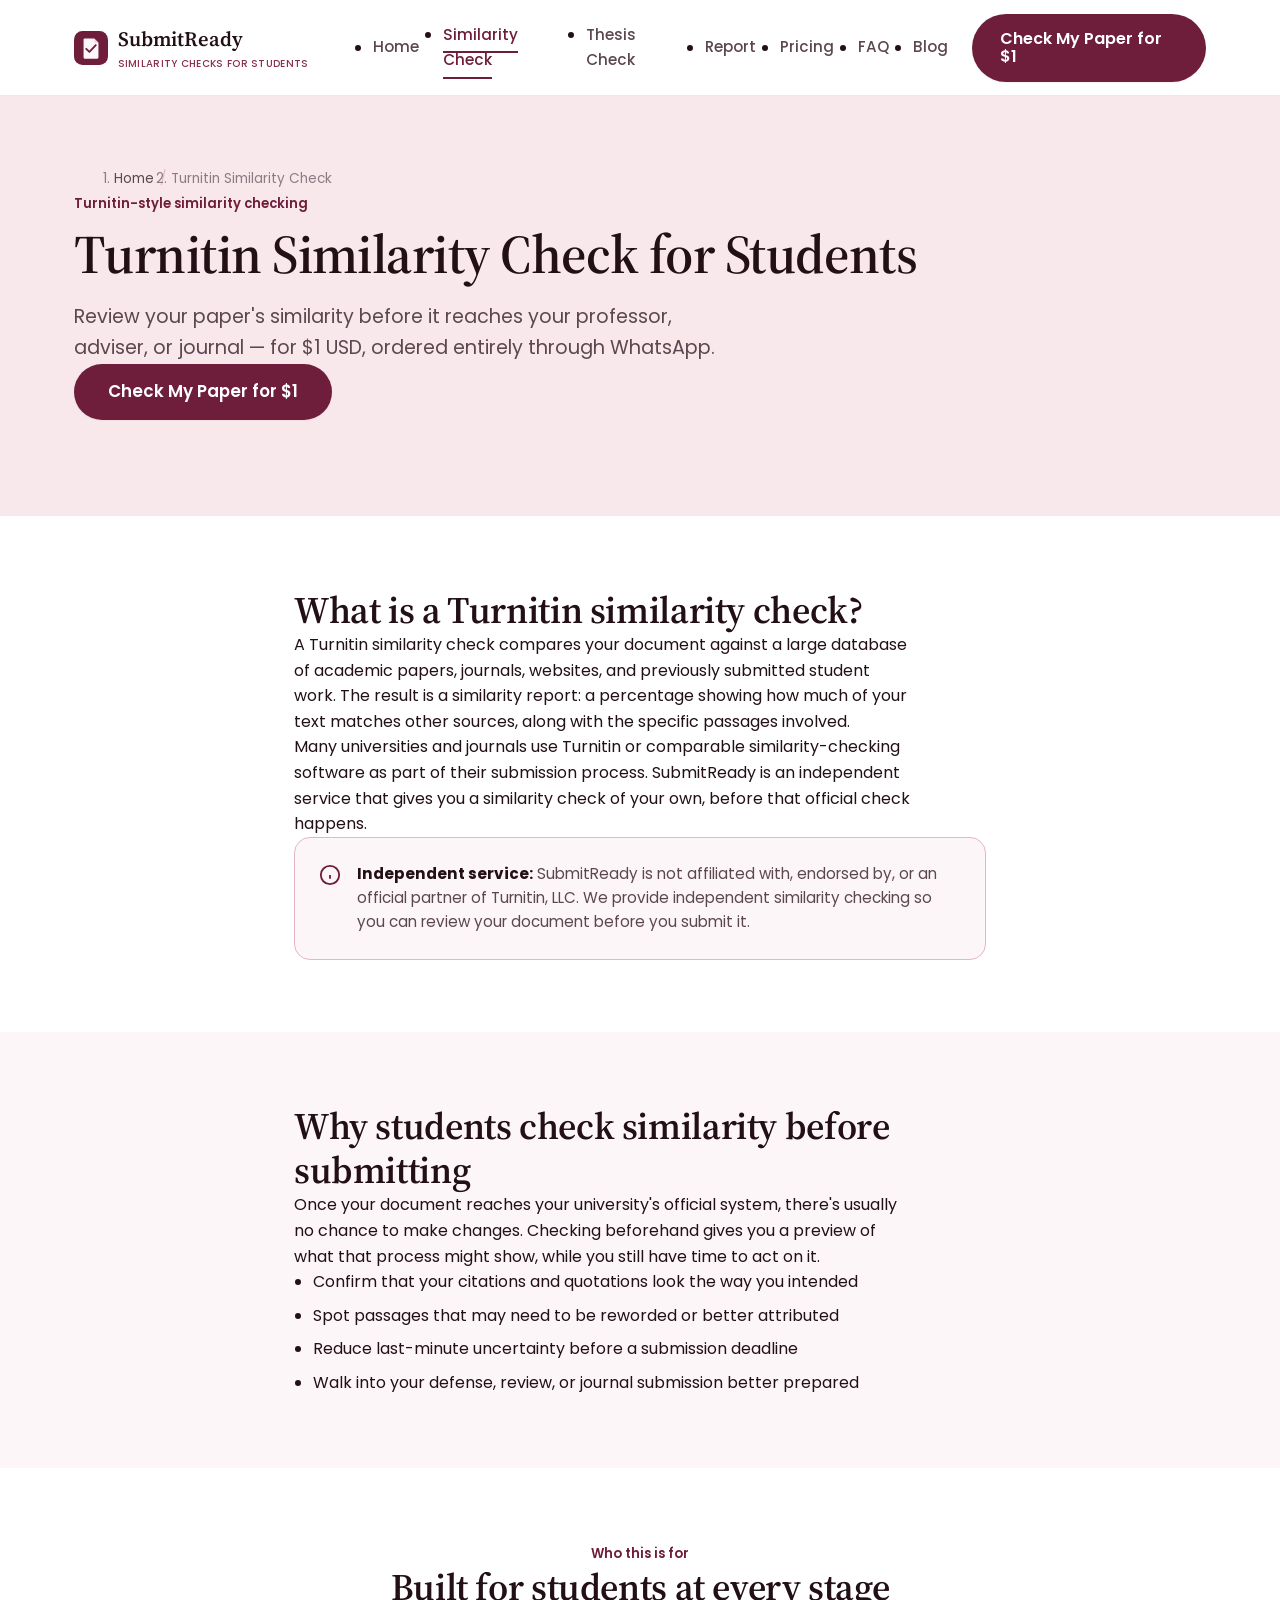
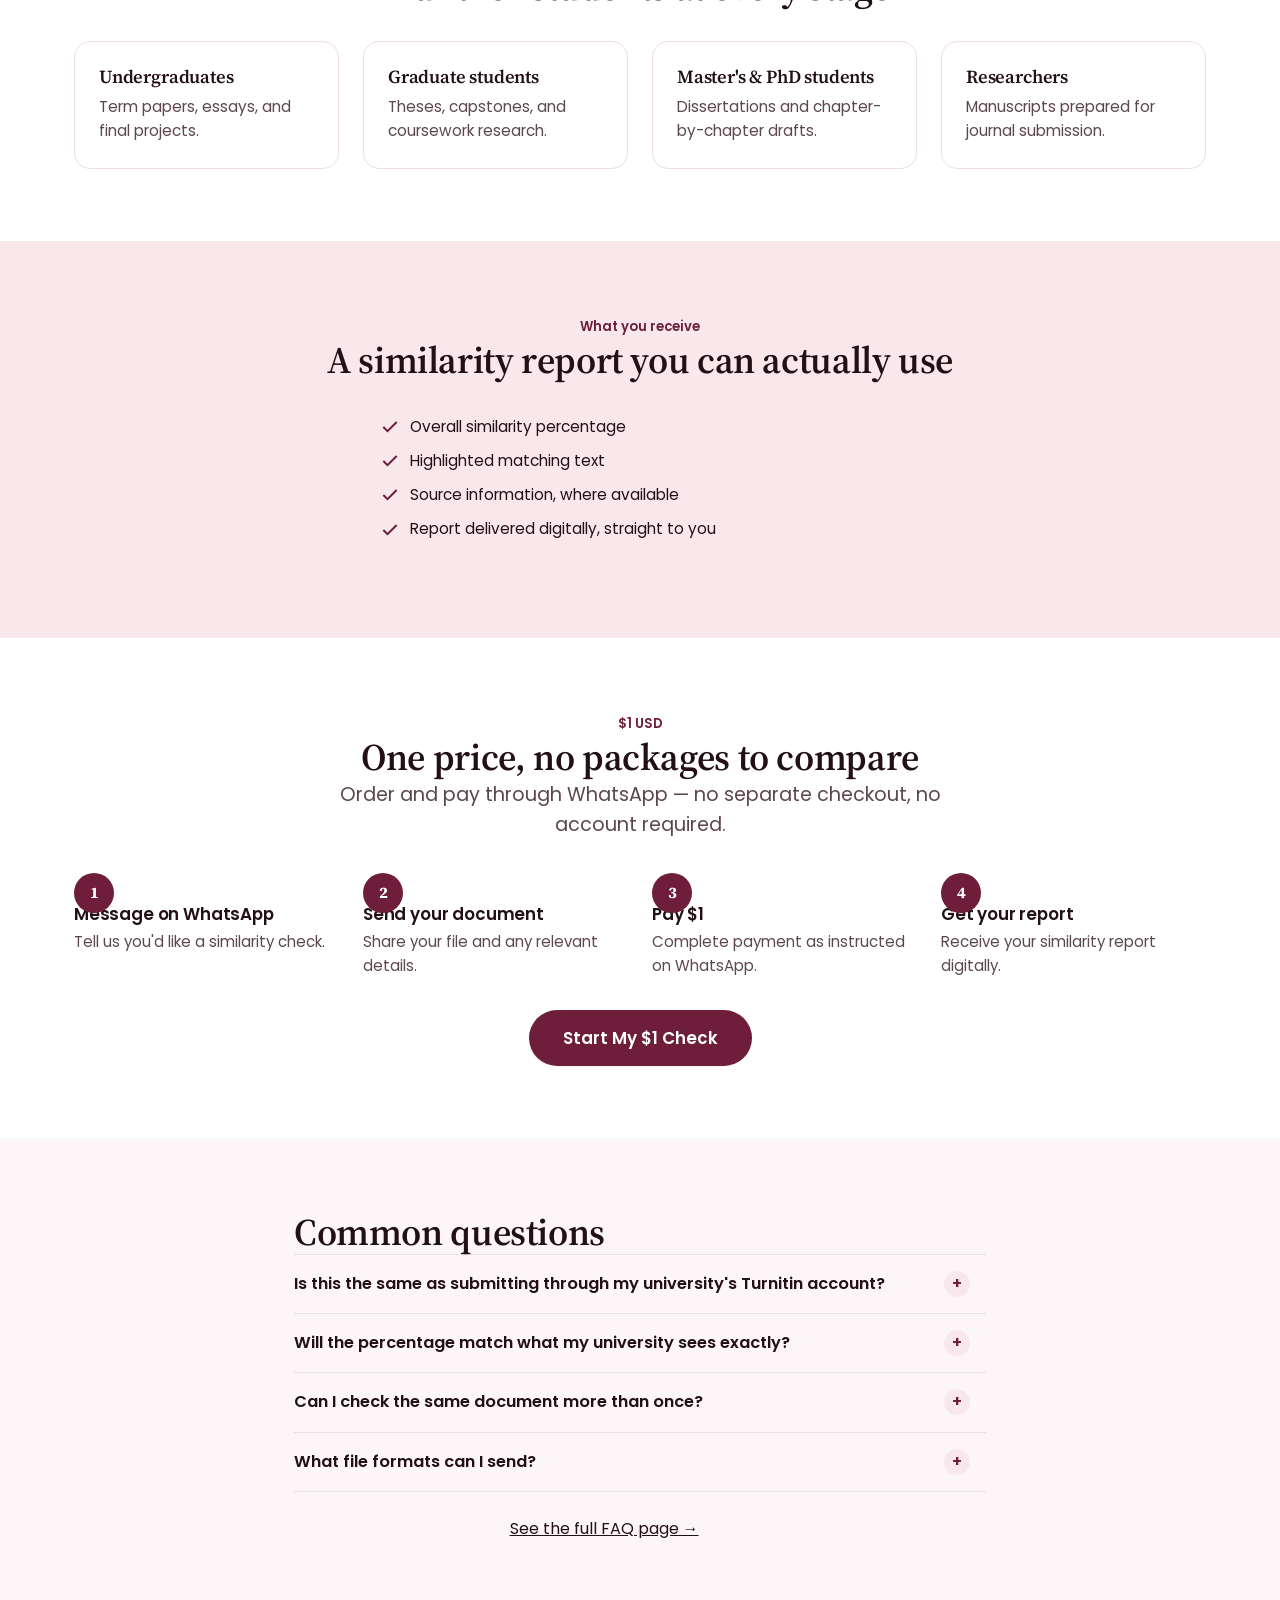
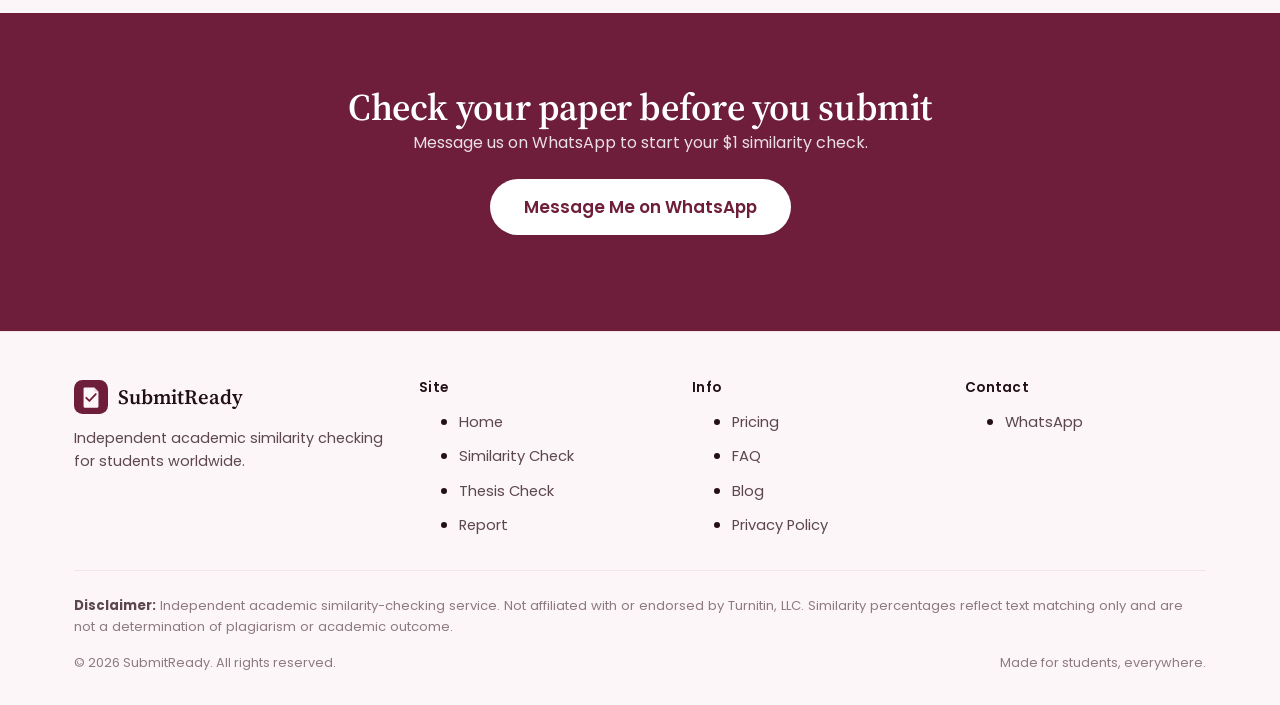
<file: index.html>
<!DOCTYPE html>
<html lang="en">
<head>
<meta charset="UTF-8">
<meta name="viewport" content="width=device-width, initial-scale=1.0">
<title>Turnitin Similarity Check for Students | $1 Per Document — SubmitReady</title>
<meta name="description" content="Get a Turnitin-style similarity check on your paper before you submit it. Independent similarity checking for students worldwide — $1 USD, ordered on WhatsApp.">
<link rel="canonical" href="https://YOURDOMAIN.com/turnitin-similarity-check/">

<meta property="og:type" content="website">
<meta property="og:site_name" content="SubmitReady">
<meta property="og:title" content="Turnitin Similarity Check for Students | $1 Per Document">
<meta property="og:description" content="Independent similarity checking for students, before you submit to your university or journal. $1 USD, ordered on WhatsApp.">
<meta property="og:url" content="https://YOURDOMAIN.com/turnitin-similarity-check/">
<meta property="og:image" content="https://YOURDOMAIN.com/assets/og-image.png">

<meta name="twitter:card" content="summary_large_image">
<meta name="twitter:title" content="Turnitin Similarity Check for Students | $1 Per Document">
<meta name="twitter:description" content="Independent similarity checking for students worldwide. $1 USD, ordered on WhatsApp.">
<meta name="twitter:image" content="https://YOURDOMAIN.com/assets/og-image.png">

<link rel="icon" href="/favicon.svg" type="image/svg+xml">
<link rel="stylesheet" href="/style.css">
<link rel="preconnect" href="https://fonts.googleapis.com">
<link rel="preconnect" href="https://fonts.gstatic.com" crossorigin>
<link href="https://fonts.googleapis.com/css2?family=Source+Serif+4:wght@600;700&family=Poppins:wght@400;500;600;700&display=swap" rel="stylesheet">

<script type="application/ld+json">
{
  "@context": "https://schema.org",
  "@type": "BreadcrumbList",
  "itemListElement": [
    { "@type": "ListItem", "position": 1, "name": "Home", "item": "https://YOURDOMAIN.com/" },
    { "@type": "ListItem", "position": 2, "name": "Turnitin Similarity Check", "item": "https://YOURDOMAIN.com/turnitin-similarity-check/" }
  ]
}
</script>
<script type="application/ld+json">
{
  "@context": "https://schema.org",
  "@type": "Service",
  "serviceType": "Turnitin-style similarity checking",
  "provider": { "@type": "Organization", "name": "SubmitReady" },
  "areaServed": "Worldwide",
  "offers": { "@type": "Offer", "price": "1", "priceCurrency": "USD" }
}
</script>
</head>
<body>
<a class="skip-link" href="#main">Skip to main content</a>

<header class="site-header">
  <div class="container header-inner">
    <a class="brand" href="/">
      <svg class="brand-mark" viewBox="0 0 64 64" aria-hidden="true"><rect width="64" height="64" rx="16" fill="#6e1e3a"/><path d="M20 14h18l8 8v28a2 2 0 0 1-2 2H20a2 2 0 0 1-2-2V16a2 2 0 0 1 2-2z" fill="#fdf6f8"/><path d="M38 14v6a2 2 0 0 0 2 2h6z" fill="#f1d6dd"/><path d="M23 33.5l6 6 12-13" fill="none" stroke="#6e1e3a" stroke-width="3.4" stroke-linecap="round" stroke-linejoin="round"/></svg>
      <span>SubmitReady<span class="brand-tag">SIMILARITY CHECKS FOR STUDENTS</span></span>
    </a>
    <nav class="main-nav" aria-label="Primary">
      <ul>
        <li><a href="/">Home</a></li>
        <li><a href="/turnitin-similarity-check/" aria-current="page">Similarity Check</a></li>
        <li><a href="/thesis-similarity-check/">Thesis Check</a></li>
        <li><a href="/similarity-report/">Report</a></li>
        <li><a href="/pricing/">Pricing</a></li>
        <li><a href="/faq/">FAQ</a></li>
        <li><a href="/blog/">Blog</a></li>
      </ul>
    </nav>
    <a class="btn btn-primary header-cta" href="https://whatsapp.com/biz/" target="_blank" rel="noopener noreferrer">Check My Paper for $1</a>
    <button class="nav-toggle" type="button" data-nav-toggle aria-expanded="false" aria-controls="mobile-panel" aria-label="Open menu">
      <svg viewBox="0 0 24 24" fill="none" stroke="currentColor" stroke-width="2" stroke-linecap="round" aria-hidden="true"><line x1="3" y1="6" x2="21" y2="6"/><line x1="3" y1="12" x2="21" y2="12"/><line x1="3" y1="18" x2="21" y2="18"/></svg>
    </button>
  </div>
  <nav id="mobile-panel" class="mobile-panel" data-nav-panel aria-label="Mobile">
    <a href="/">Home</a>
    <a href="/turnitin-similarity-check/">Similarity Check</a>
    <a href="/thesis-similarity-check/">Thesis Check</a>
    <a href="/similarity-report/">Report</a>
    <a href="/pricing/">Pricing</a>
    <a href="/faq/">FAQ</a>
    <a href="/blog/">Blog</a>
    <a class="btn btn-primary btn-block" href="https://whatsapp.com/biz/" target="_blank" rel="noopener noreferrer">Check My Paper for $1</a>
  </nav>
</header>

<main id="main">

  <section class="page-hero">
    <div class="container">
      <nav class="breadcrumbs" aria-label="Breadcrumb"><ol><li><a href="/">Home</a></li><li>Turnitin Similarity Check</li></ol></nav>
      <p class="eyebrow">Turnitin-style similarity checking</p>
      <h1>Turnitin Similarity Check for Students</h1>
      <p class="lede">Review your paper's similarity before it reaches your professor, adviser, or journal — for $1 USD, ordered entirely through WhatsApp.</p>
      <div class="hero-ctas">
        <a class="btn btn-primary btn-lg" href="https://whatsapp.com/biz/" target="_blank" rel="noopener noreferrer">Check My Paper for $1</a>
      </div>
    </div>
  </section>

  <section class="section bg-white">
    <div class="container-narrow">
      <h2>What is a Turnitin similarity check?</h2>
      <p>A Turnitin similarity check compares your document against a large database of academic papers, journals, websites, and previously submitted student work. The result is a similarity report: a percentage showing how much of your text matches other sources, along with the specific passages involved.</p>
      <p>Many universities and journals use Turnitin or comparable similarity-checking software as part of their submission process. SubmitReady is an independent service that gives you a similarity check of your own, before that official check happens.</p>

      <div class="notice">
        <svg width="22" height="22" viewBox="0 0 24 24" fill="none" stroke="currentColor" stroke-width="2"><circle cx="12" cy="12" r="10"/><path d="M12 16v-4M12 8h.01"/></svg>
        <p><strong>Independent service:</strong> SubmitReady is not affiliated with, endorsed by, or an official partner of Turnitin, LLC. We provide independent similarity checking so you can review your document before you submit it.</p>
      </div>
    </div>
  </section>

  <section class="section bg-pink-soft">
    <div class="container-narrow">
      <h2>Why students check similarity before submitting</h2>
      <p>Once your document reaches your university's official system, there's usually no chance to make changes. Checking beforehand gives you a preview of what that process might show, while you still have time to act on it.</p>
      <ul style="padding-left:1.2rem; display:flex; flex-direction:column; gap:0.5rem;">
        <li>Confirm that your citations and quotations look the way you intended</li>
        <li>Spot passages that may need to be reworded or better attributed</li>
        <li>Reduce last-minute uncertainty before a submission deadline</li>
        <li>Walk into your defense, review, or journal submission better prepared</li>
      </ul>
    </div>
  </section>

  <section class="section bg-white">
    <div class="container">
      <div class="section-head center">
        <p class="eyebrow" style="justify-content:center;">Who this is for</p>
        <h2>Built for students at every stage</h2>
      </div>
      <div class="grid grid-4">
        <div class="card"><h3>Undergraduates</h3><p>Term papers, essays, and final projects.</p></div>
        <div class="card"><h3>Graduate students</h3><p>Theses, capstones, and coursework research.</p></div>
        <div class="card"><h3>Master's &amp; PhD students</h3><p>Dissertations and chapter-by-chapter drafts.</p></div>
        <div class="card"><h3>Researchers</h3><p>Manuscripts prepared for journal submission.</p></div>
      </div>
    </div>
  </section>

  <section class="section bg-pink">
    <div class="container">
      <div class="section-head center">
        <p class="eyebrow" style="justify-content:center;">What you receive</p>
        <h2>A similarity report you can actually use</h2>
      </div>
      <ul class="price-includes" style="max-width:520px; margin-inline:auto;">
        <li><svg width="20" height="20" viewBox="0 0 24 24" fill="none" stroke="currentColor" stroke-width="2.4"><path d="M20 6L9 17l-5-5"/></svg> Overall similarity percentage</li>
        <li><svg width="20" height="20" viewBox="0 0 24 24" fill="none" stroke="currentColor" stroke-width="2.4"><path d="M20 6L9 17l-5-5"/></svg> Highlighted matching text</li>
        <li><svg width="20" height="20" viewBox="0 0 24 24" fill="none" stroke="currentColor" stroke-width="2.4"><path d="M20 6L9 17l-5-5"/></svg> Source information, where available</li>
        <li><svg width="20" height="20" viewBox="0 0 24 24" fill="none" stroke="currentColor" stroke-width="2.4"><path d="M20 6L9 17l-5-5"/></svg> Report delivered digitally, straight to you</li>
      </ul>
    </div>
  </section>

  <section class="section bg-white">
    <div class="container">
      <div class="section-head center">
        <p class="eyebrow" style="justify-content:center;">$1 USD</p>
        <h2>One price, no packages to compare</h2>
        <p class="lede" style="margin-inline:auto;">Order and pay through WhatsApp — no separate checkout, no account required.</p>
      </div>
      <ol class="steps">
        <li class="step"><h4>Message on WhatsApp</h4><p>Tell us you'd like a similarity check.</p></li>
        <li class="step"><h4>Send your document</h4><p>Share your file and any relevant details.</p></li>
        <li class="step"><h4>Pay $1</h4><p>Complete payment as instructed on WhatsApp.</p></li>
        <li class="step"><h4>Get your report</h4><p>Receive your similarity report digitally.</p></li>
      </ol>
      <div class="text-center" style="margin-top:var(--space-4);">
        <a class="btn btn-primary btn-lg" href="https://whatsapp.com/biz/" target="_blank" rel="noopener noreferrer">Start My $1 Check</a>
      </div>
    </div>
  </section>

  <section class="section bg-pink-soft">
    <div class="container-narrow">
      <h2>Common questions</h2>
      <div class="faq-list" data-faq-list>
        <details class="faq-item">
          <summary>Is this the same as submitting through my university's Turnitin account?<span class="faq-icon" aria-hidden="true">+</span></summary>
          <div class="faq-answer"><p>No. This is an independent check you can run on your own, separate from whatever system your university uses. It's meant to help you review your document beforehand, not to replace your institution's own process.</p></div>
        </details>
        <details class="faq-item">
          <summary>Will the percentage match what my university sees exactly?<span class="faq-icon" aria-hidden="true">+</span></summary>
          <div class="faq-answer"><p>Results can vary between similarity-checking tools and databases, so treat your report as a helpful reference rather than a guaranteed match to any specific system.</p></div>
        </details>
        <details class="faq-item">
          <summary>Can I check the same document more than once?<span class="faq-icon" aria-hidden="true">+</span></summary>
          <div class="faq-answer"><p>Yes — each check is ordered and priced individually at $1 USD. If you revise your document and want another check, just message us again on WhatsApp.</p></div>
        </details>
        <details class="faq-item">
          <summary>What file formats can I send?<span class="faq-icon" aria-hidden="true">+</span></summary>
          <div class="faq-answer"><p>Most common document formats work. If you're unsure whether your file will work, ask on WhatsApp before sending anything sensitive.</p></div>
        </details>
      </div>
      <p class="text-center" style="margin-top:var(--space-3);"><a href="/faq/">See the full FAQ page →</a></p>
    </div>
  </section>

  <section class="cta-band">
    <div class="container-narrow">
      <h2>Check your paper before you submit</h2>
      <p>Message us on WhatsApp to start your $1 similarity check.</p>
      <div class="hero-ctas"><a class="btn btn-primary btn-lg" href="https://whatsapp.com/biz/" target="_blank" rel="noopener noreferrer">Message Me on WhatsApp</a></div>
    </div>
  </section>

</main>

<footer class="site-footer">
  <div class="container">
    <div class="footer-grid">
      <div class="footer-brand">
        <a class="brand" href="/" style="margin-bottom:0.8rem;"><svg class="brand-mark" viewBox="0 0 64 64" aria-hidden="true"><rect width="64" height="64" rx="16" fill="#6e1e3a"/><path d="M20 14h18l8 8v28a2 2 0 0 1-2 2H20a2 2 0 0 1-2-2V16a2 2 0 0 1 2-2z" fill="#fdf6f8"/><path d="M38 14v6a2 2 0 0 0 2 2h6z" fill="#f1d6dd"/><path d="M23 33.5l6 6 12-13" fill="none" stroke="#6e1e3a" stroke-width="3.4" stroke-linecap="round" stroke-linejoin="round"/></svg><span>SubmitReady</span></a>
        <p>Independent academic similarity checking for students worldwide.</p>
      </div>
      <div class="footer-col"><h4>Site</h4><ul><li><a href="/">Home</a></li><li><a href="/turnitin-similarity-check/">Similarity Check</a></li><li><a href="/thesis-similarity-check/">Thesis Check</a></li><li><a href="/similarity-report/">Report</a></li></ul></div>
      <div class="footer-col"><h4>Info</h4><ul><li><a href="/pricing/">Pricing</a></li><li><a href="/faq/">FAQ</a></li><li><a href="/blog/">Blog</a></li><li><a href="/privacy-policy/">Privacy Policy</a></li></ul></div>
      <div class="footer-col"><h4>Contact</h4><ul><li><a href="https://whatsapp.com/biz/" target="_blank" rel="noopener noreferrer">WhatsApp</a></li></ul></div>
    </div>
    <p class="footer-disclaimer"><strong>Disclaimer:</strong> Independent academic similarity-checking service. Not affiliated with or endorsed by Turnitin, LLC. Similarity percentages reflect text matching only and are not a determination of plagiarism or academic outcome.</p>
    <div class="footer-bottom"><span>© <span data-year>2026</span> SubmitReady. All rights reserved.</span><span>Made for students, everywhere.</span></div>
  </div>
</footer>

<script src="/script.js"></script>
</body>
</html>
</file>
<file: style.css>
/* =========================================================================
   SubmitReady — Independent Academic Similarity-Checking Service
   Stylesheet. No build step, no preprocessor — plain CSS3, mobile-first.
   ========================================================================= */

/* ---------- Design tokens ---------- */
:root {
  /* Brand palette: vanilla ice pink + deep burgundy + white + minimal black */
  --white: #ffffff;
  --pink-50:  #fdf6f8;   /* page washes */
  --pink-100: #f8e8ec;   /* soft section backgrounds */
  --pink-200: #f1d6dd;   /* card fills, badges */
  --pink-300: #e4b7c3;   /* borders / dividers on pink */

  --burgundy-900: #4a1327;
  --burgundy-800: #591730;   /* CTA hover */
  --burgundy-700: #6e1e3a;   /* primary brand / CTA */
  --burgundy-600: #8a2f4f;   /* links, secondary accents */
  --burgundy-100: #f4e2e8;   /* burgundy-tinted panels */

  --ink-900: #221016;   /* body text, near-black (warm, not pure black) */
  --ink-600: #5c4750;   /* secondary text */
  --ink-400: #8d7a83;   /* muted / placeholder text */

  --border: #eeddE2;
  --border-soft: #f2e4e8;

  --shadow-sm: 0 1px 2px rgba(74, 19, 39, 0.06);
  --shadow-md: 0 8px 24px rgba(74, 19, 39, 0.10);
  --shadow-lg: 0 16px 48px rgba(74, 19, 39, 0.14);

  --font-display: "Source Serif 4", Georgia, "Times New Roman", serif;
  --font-body: "Poppins", -apple-system, BlinkMacSystemFont, "Segoe UI", Roboto, Helvetica, Arial, sans-serif;

  --container: 1180px;
  --container-narrow: 740px;

  --radius-sm: 8px;
  --radius-md: 16px;
  --radius-lg: 28px;
  --radius-pill: 999px;

  --space-1: 0.5rem;
  --space-2: 1rem;
  --space-3: 1.5rem;
  --space-4: 2rem;
  --space-5: 3rem;
  --space-6: 4.5rem;
  --space-7: 6rem;
}

/* ---------- Reset ---------- */
*, *::before, *::after { box-sizing: border-box; }
html { scroll-behavior: smooth; }
@media (prefers-reduced-motion: reduce) {
  html { scroll-behavior: auto; }
  *, *::before, *::after { animation-duration: 0.01ms !important; animation-iteration-count: 1 !important; transition-duration: 0.01ms !important; }
}

body, h1, h2, h3, h4, p, figure, blockquote, dl, dd, ul, ol {
  margin: 0;
}
ul[class], ol[class] { padding: 0; list-style: none; }
img, picture { max-width: 100%; display: block; }
input, button, textarea, select { font: inherit; }
a { color: inherit; }

body {
  font-family: var(--font-body);
  color: var(--ink-900);
  background: var(--white);
  line-height: 1.6;
  -webkit-font-smoothing: antialiased;
  overflow-x: hidden;
}

/* Visible keyboard focus everywhere */
a:focus-visible,
button:focus-visible,
summary:focus-visible,
input:focus-visible {
  outline: 3px solid var(--burgundy-600);
  outline-offset: 3px;
  border-radius: 4px;
}

.skip-link {
  position: absolute;
  left: -999px;
  top: auto;
  background: var(--burgundy-700);
  color: var(--white);
  padding: 0.75rem 1.25rem;
  border-radius: var(--radius-sm);
  z-index: 999;
}
.skip-link:focus {
  left: var(--space-2);
  top: var(--space-2);
}

/* ---------- Typography ---------- */
h1, h2, h3, h4 {
  font-family: var(--font-display);
  font-weight: 600;
  line-height: 1.18;
  color: var(--ink-900);
  letter-spacing: -0.01em;
}
h1 { font-size: clamp(2.1rem, 4.4vw, 3.4rem); font-weight: 600; }
h2 { font-size: clamp(1.6rem, 3vw, 2.35rem); }
h3 { font-size: clamp(1.2rem, 2vw, 1.5rem); }
h4 { font-size: 1.05rem; font-family: var(--font-body); font-weight: 600; }

p { max-width: 62ch; }
p.no-measure { max-width: none; }

.eyebrow {
  display: inline-flex;
  align-items: center;
  gap: 0.4em;
  font-size: 0.82rem;
  font-weight: 600;
  color: var(--burgundy-700);
}

.lede {
  font-size: clamp(1.05rem, 1.6vw, 1.2rem);
  color: var(--ink-600);
  max-width: 56ch;
}

.section-head { max-width: 46rem; margin-bottom: var(--space-4); }
.section-head.center { margin-left: auto; margin-right: auto; text-align: center; }

/* ---------- Layout helpers ---------- */
.container {
  width: 100%;
  max-width: var(--container);
  margin-inline: auto;
  padding-inline: var(--space-3);
}
.container-narrow {
  width: 100%;
  max-width: var(--container-narrow);
  margin-inline: auto;
  padding-inline: var(--space-3);
}
.section { padding-block: var(--space-6); }
.section-sm { padding-block: var(--space-5); }
@media (max-width: 640px) {
  .section { padding-block: var(--space-5); }
  .section-sm { padding-block: var(--space-4); }
}

.bg-white { background: var(--white); }
.bg-pink  { background: var(--pink-100); }
.bg-pink-soft { background: var(--pink-50); }
.bg-burgundy { background: var(--burgundy-700); color: var(--white); }
.bg-burgundy h2, .bg-burgundy h3 { color: var(--white); }

.grid {
  display: grid;
  gap: var(--space-3);
}
@media (min-width: 720px) {
  .grid-2 { grid-template-columns: repeat(2, 1fr); }
  .grid-3 { grid-template-columns: repeat(3, 1fr); }
  .grid-4 { grid-template-columns: repeat(4, 1fr); }
}

.stack { display: flex; flex-direction: column; gap: var(--space-2); }
.cluster { display: flex; flex-wrap: wrap; gap: var(--space-2); align-items: center; }

.visually-hidden {
  position: absolute !important;
  width: 1px; height: 1px;
  overflow: hidden;
  clip: rect(0 0 0 0);
  white-space: nowrap;
}

/* ---------- Buttons / CTAs ---------- */
.btn {
  display: inline-flex;
  align-items: center;
  justify-content: center;
  gap: 0.5em;
  font-family: var(--font-body);
  font-weight: 600;
  font-size: 1rem;
  text-decoration: none;
  padding: 0.9rem 1.6rem;
  border-radius: var(--radius-pill);
  border: 2px solid transparent;
  cursor: pointer;
  transition: background-color 0.18s ease, border-color 0.18s ease, transform 0.18s ease, box-shadow 0.18s ease;
  min-height: 48px;
  line-height: 1.1;
}
.btn-primary {
  background: var(--burgundy-700);
  color: var(--white);
  box-shadow: var(--shadow-sm);
}
.btn-primary:hover, .btn-primary:focus-visible {
  background: var(--burgundy-800);
  transform: translateY(-2px);
  box-shadow: var(--shadow-md);
}
.btn-primary:active { transform: translateY(0); }

.btn-secondary {
  background: transparent;
  color: var(--burgundy-700);
  border-color: var(--burgundy-700);
}
.btn-secondary:hover, .btn-secondary:focus-visible {
  background: var(--burgundy-100);
}

.btn-ghost-onburgundy {
  background: transparent;
  color: var(--white);
  border-color: rgba(255,255,255,0.6);
}
.btn-ghost-onburgundy:hover, .btn-ghost-onburgundy:focus-visible {
  background: rgba(255,255,255,0.12);
  border-color: var(--white);
}

.btn-block { width: 100%; }
.btn-lg { padding: 1.05rem 2rem; font-size: 1.05rem; }

.btn svg { flex-shrink: 0; }

/* ---------- Header / Nav ---------- */
.site-header {
  position: sticky;
  top: 0;
  z-index: 100;
  background: rgba(255,255,255,0.92);
  backdrop-filter: saturate(140%) blur(8px);
  border-bottom: 1px solid var(--border-soft);
}
.header-inner {
  display: flex;
  align-items: center;
  justify-content: space-between;
  padding-block: 0.85rem;
  gap: var(--space-3);
}
.brand {
  display: inline-flex;
  align-items: center;
  gap: 0.6rem;
  text-decoration: none;
  font-family: var(--font-display);
  font-weight: 600;
  font-size: 1.28rem;
  color: var(--ink-900);
  flex-shrink: 0;
}
.brand-mark { width: 34px; height: 34px; flex-shrink: 0; }
.brand-tag {
  display: block;
  font-family: var(--font-body);
  font-weight: 500;
  font-size: 0.62rem;
  letter-spacing: 0.03em;
  color: var(--burgundy-600);
}

.main-nav {
  display: none;
}
.main-nav ul {
  display: flex;
  align-items: center;
  gap: var(--space-3);
}
.main-nav a {
  text-decoration: none;
  font-size: 0.95rem;
  font-weight: 500;
  color: var(--ink-600);
  padding-block: 0.4rem;
  border-bottom: 2px solid transparent;
}
.main-nav a:hover, .main-nav a[aria-current="page"] {
  color: var(--burgundy-700);
  border-bottom-color: var(--burgundy-700);
}

.header-cta { display: none; }

.nav-toggle {
  display: inline-flex;
  align-items: center;
  justify-content: center;
  width: 46px;
  height: 46px;
  border-radius: var(--radius-sm);
  border: 1px solid var(--border);
  background: var(--white);
  cursor: pointer;
}
.nav-toggle svg { width: 22px; height: 22px; }

.mobile-panel {
  display: none;
  flex-direction: column;
  gap: var(--space-1);
  padding: var(--space-2) var(--space-3) var(--space-3);
  border-top: 1px solid var(--border-soft);
  background: var(--white);
}
.mobile-panel.is-open { display: flex; }
.mobile-panel a {
  text-decoration: none;
  color: var(--ink-900);
  font-weight: 500;
  padding: 0.7rem 0.25rem;
  border-bottom: 1px solid var(--border-soft);
}
.mobile-panel .btn { margin-top: var(--space-1); }

@media (min-width: 940px) {
  .main-nav { display: block; }
  .header-cta { display: inline-flex; }
  .nav-toggle { display: none; }
  .mobile-panel { display: none !important; }
}

/* ---------- Hero ---------- */
.hero {
  background: linear-gradient(180deg, var(--pink-100) 0%, var(--pink-50) 62%, var(--white) 100%);
  padding-block: var(--space-6) var(--space-5);
  position: relative;
  overflow: hidden;
}
.hero-inner {
  display: grid;
  gap: var(--space-5);
  align-items: center;
}
@media (min-width: 960px) {
  .hero-inner { grid-template-columns: 1.05fr 0.95fr; gap: var(--space-6); }
}
.hero-price-badge {
  display: inline-flex;
  align-items: baseline;
  gap: 0.35rem;
  background: var(--white);
  border: 1px solid var(--pink-300);
  border-radius: var(--radius-pill);
  padding: 0.45rem 1rem;
  font-weight: 600;
  color: var(--burgundy-700);
  box-shadow: var(--shadow-sm);
  margin-bottom: var(--space-2);
}
.hero-price-badge strong { font-size: 1.15rem; }
.hero h1 { margin-bottom: var(--space-2); }
.hero .lede { margin-bottom: var(--space-3); }
.hero-ctas { display: flex; flex-wrap: wrap; gap: var(--space-2); margin-bottom: var(--space-3); }
.hero-microcopy { font-size: 0.9rem; color: var(--ink-400); }

.hero-visual { position: relative; }

/* ---------- Report mock card (used in hero + sample report section) ---------- */
.report-card {
  background: var(--white);
  border-radius: var(--radius-lg);
  border: 1px solid var(--border);
  box-shadow: var(--shadow-lg);
  padding: var(--space-3);
  max-width: 420px;
  margin-inline: auto;
}
.report-card__label {
  display: inline-flex;
  align-items: center;
  gap: 0.4rem;
  font-size: 0.7rem;
  font-weight: 700;
  letter-spacing: 0.04em;
  color: var(--burgundy-700);
  background: var(--pink-100);
  border-radius: var(--radius-pill);
  padding: 0.3rem 0.7rem;
  margin-bottom: var(--space-2);
}
.report-card__score {
  display: flex;
  align-items: center;
  gap: var(--space-3);
  margin-bottom: var(--space-3);
}
.report-ring {
  width: 96px;
  height: 96px;
  border-radius: 50%;
  flex-shrink: 0;
  background:
    radial-gradient(closest-side, var(--white) 68%, transparent 69% 100%),
    conic-gradient(var(--burgundy-700) var(--ring-deg, 126deg), var(--pink-200) 0);
  display: flex;
  align-items: center;
  justify-content: center;
  font-family: var(--font-display);
  font-weight: 700;
  font-size: 1.35rem;
  color: var(--burgundy-700);
}
.report-card__score-text h4 { margin-bottom: 0.2rem; }
.report-card__score-text p { font-size: 0.88rem; color: var(--ink-600); margin: 0; }

.report-lines { display: flex; flex-direction: column; gap: 0.5rem; margin-bottom: var(--space-2); }
.report-line {
  height: 10px;
  border-radius: var(--radius-pill);
  background: var(--pink-100);
}
.report-line.hit { background: var(--pink-300); }
.report-line.w-80 { width: 80%; }
.report-line.w-95 { width: 95%; }
.report-line.w-60 { width: 60%; }
.report-line.w-70 { width: 70%; }

.report-card__footer {
  display: flex;
  justify-content: space-between;
  align-items: center;
  font-size: 0.78rem;
  color: var(--ink-400);
  border-top: 1px dashed var(--border);
  padding-top: var(--space-2);
}

/* ---------- Value strip ---------- */
.value-strip {
  border-block: 1px solid var(--border-soft);
}
.value-strip ul {
  display: grid;
  grid-template-columns: repeat(2, 1fr);
  gap: var(--space-3);
  text-align: center;
}
@media (min-width: 760px) {
  .value-strip ul { grid-template-columns: repeat(5, 1fr); }
}
.value-strip li { padding-block: var(--space-2); }
.value-strip .value-figure {
  display: block;
  font-family: var(--font-display);
  font-weight: 600;
  color: var(--burgundy-700);
  font-size: 1.15rem;
  margin-bottom: 0.15rem;
}
.value-strip .value-label { font-size: 0.85rem; color: var(--ink-600); }

/* ---------- Cards ---------- */
.card {
  background: var(--white);
  border: 1px solid var(--border);
  border-radius: var(--radius-md);
  padding: var(--space-3);
}
.card-pink {
  background: var(--pink-100);
  border: none;
}
.card-accent-left {
  border-left: 4px solid var(--burgundy-700);
  border-radius: var(--radius-sm) var(--radius-md) var(--radius-md) var(--radius-sm);
}
.card-icon {
  width: 44px;
  height: 44px;
  border-radius: var(--radius-sm);
  background: var(--pink-200);
  color: var(--burgundy-700);
  display: flex;
  align-items: center;
  justify-content: center;
  margin-bottom: var(--space-2);
}
.card h3 { margin-bottom: 0.4rem; font-size: 1.15rem; }
.card p { font-size: 0.96rem; color: var(--ink-600); }

/* ---------- Process / steps ---------- */
.steps {
  counter-reset: step;
  display: grid;
  gap: var(--space-3);
}
@media (min-width: 760px) { .steps { grid-template-columns: repeat(4, 1fr); } }
.step {
  position: relative;
  padding-top: var(--space-4);
}
.step::before {
  counter-increment: step;
  content: counter(step);
  position: absolute;
  top: 0;
  left: 0;
  width: 40px;
  height: 40px;
  border-radius: 50%;
  background: var(--burgundy-700);
  color: var(--white);
  font-family: var(--font-display);
  font-weight: 700;
  display: flex;
  align-items: center;
  justify-content: center;
}
.step h4 { margin-bottom: 0.3rem; }
.step p { font-size: 0.94rem; color: var(--ink-600); }

/* ---------- Pricing ---------- */
.price-panel {
  background: var(--white);
  border: 1px solid var(--pink-300);
  border-radius: var(--radius-lg);
  box-shadow: var(--shadow-md);
  padding: var(--space-5) var(--space-4);
  text-align: center;
  max-width: 480px;
  margin-inline: auto;
}
.price-amount {
  font-family: var(--font-display);
  font-weight: 700;
  font-size: clamp(3rem, 8vw, 4.2rem);
  color: var(--burgundy-700);
  line-height: 1;
  margin-block: var(--space-2);
}
.price-amount sup { font-size: 1.6rem; top: -1.4rem; }
.price-amount small { font-size: 1.2rem; font-family: var(--font-body); font-weight: 500; color: var(--ink-600); }
.price-includes {
  text-align: left;
  margin-block: var(--space-3);
  display: flex;
  flex-direction: column;
  gap: 0.6rem;
}
.price-includes li { display: flex; gap: 0.6rem; align-items: flex-start; font-size: 0.96rem; }
.price-includes svg { flex-shrink: 0; margin-top: 0.15rem; color: var(--burgundy-700); }

/* ---------- FAQ ---------- */
.faq-list { border-top: 1px solid var(--border); }
.faq-item { border-bottom: 1px solid var(--border); }
.faq-item summary {
  cursor: pointer;
  list-style: none;
  padding: var(--space-2) var(--space-2) var(--space-2) 0;
  display: flex;
  align-items: center;
  justify-content: space-between;
  gap: var(--space-2);
  font-weight: 600;
  font-size: 1.02rem;
}
.faq-item summary::-webkit-details-marker { display: none; }
.faq-item .faq-icon {
  flex-shrink: 0;
  width: 26px;
  height: 26px;
  border-radius: 50%;
  background: var(--pink-100);
  color: var(--burgundy-700);
  display: flex;
  align-items: center;
  justify-content: center;
  transition: transform 0.2s ease;
}
.faq-item[open] .faq-icon { transform: rotate(45deg); }
.faq-item .faq-answer { padding: 0 0 var(--space-3); color: var(--ink-600); }
.faq-item .faq-answer p + p { margin-top: 0.7rem; }

/* ---------- Final CTA band ---------- */
.cta-band {
  background: var(--burgundy-700);
  color: var(--white);
  text-align: center;
  padding-block: var(--space-6);
}
.cta-band h2 { color: var(--white); }
.cta-band p { color: rgba(255,255,255,0.86); margin-inline: auto; }
.cta-band .hero-ctas { justify-content: center; margin-top: var(--space-3); }
.cta-band .btn-primary { background: var(--white); color: var(--burgundy-700); }
.cta-band .btn-primary:hover { background: var(--pink-100); }

/* ---------- Footer ---------- */
.site-footer {
  background: var(--pink-50);
  border-top: 1px solid var(--border-soft);
  padding-block: var(--space-5) var(--space-4);
}
.footer-grid {
  display: grid;
  gap: var(--space-4);
}
@media (min-width: 760px) {
  .footer-grid { grid-template-columns: 1.3fr repeat(3, 1fr); }
}
.footer-brand p { font-size: 0.9rem; color: var(--ink-600); }
.footer-col h4 { margin-bottom: 0.8rem; font-size: 0.85rem; letter-spacing: 0.02em; color: var(--ink-900); }
.footer-col ul { display: flex; flex-direction: column; gap: 0.55rem; }
.footer-col a { text-decoration: none; font-size: 0.92rem; color: var(--ink-600); }
.footer-col a:hover { color: var(--burgundy-700); }
.footer-disclaimer {
  margin-top: var(--space-4);
  padding-top: var(--space-3);
  border-top: 1px solid var(--border-soft);
  font-size: 0.82rem;
  color: var(--ink-400);
  max-width: none;
}
.footer-disclaimer strong { color: var(--ink-600); }
.footer-bottom {
  margin-top: var(--space-2);
  font-size: 0.8rem;
  color: var(--ink-400);
  display: flex;
  flex-wrap: wrap;
  gap: var(--space-2);
  justify-content: space-between;
}

/* ---------- Breadcrumbs ---------- */
.breadcrumbs {
  font-size: 0.85rem;
  color: var(--ink-400);
  padding-top: var(--space-3);
}
.breadcrumbs a { color: var(--ink-600); text-decoration: none; }
.breadcrumbs a:hover { color: var(--burgundy-700); }
.breadcrumbs ol { display: flex; flex-wrap: wrap; gap: 0.35rem; }
.breadcrumbs li:not(:last-child)::after { content: "/"; margin-left: 0.35rem; color: var(--pink-300); }

/* ---------- Page hero (inner pages) ---------- */
.page-hero {
  background: var(--pink-100);
  padding-block: var(--space-5) var(--space-6);
}
.page-hero .eyebrow { margin-bottom: var(--space-1); }
.page-hero h1 { margin-bottom: var(--space-2); }

/* ---------- Article / blog ---------- */
.article-header { padding-block: var(--space-5) var(--space-4); }
.article-meta { font-size: 0.85rem; color: var(--ink-400); margin-bottom: var(--space-2); }
.article-body { font-size: 1.05rem; }
.article-body h2 { margin-top: var(--space-5); margin-bottom: var(--space-2); }
.article-body h3 { margin-top: var(--space-4); margin-bottom: var(--space-1); }
.article-body p { margin-bottom: var(--space-2); max-width: none; }
.article-body ul, .article-body ol { margin-bottom: var(--space-2); padding-left: 1.3rem; }
.article-body li { margin-bottom: 0.4rem; }
.article-body blockquote {
  border-left: 4px solid var(--burgundy-700);
  background: var(--pink-50);
  padding: var(--space-2) var(--space-3);
  border-radius: 0 var(--radius-sm) var(--radius-sm) 0;
  font-style: italic;
  color: var(--ink-600);
  margin-bottom: var(--space-2);
}
.article-cta {
  background: var(--pink-100);
  border-radius: var(--radius-md);
  padding: var(--space-3);
  margin-block: var(--space-4);
}
.article-cta h4 { margin-bottom: 0.4rem; }

.blog-grid { display: grid; gap: var(--space-3); }
@media (min-width: 760px) { .blog-grid { grid-template-columns: repeat(2, 1fr); } }
.post-card {
  background: var(--white);
  border: 1px solid var(--border);
  border-radius: var(--radius-md);
  padding: var(--space-3);
  text-decoration: none;
  display: flex;
  flex-direction: column;
  gap: 0.5rem;
  transition: box-shadow 0.18s ease, transform 0.18s ease;
}
.post-card:hover { box-shadow: var(--shadow-md); transform: translateY(-3px); }
.post-card .eyebrow { font-size: 0.75rem; }
.post-card h3 { color: var(--ink-900); }
.post-card p { color: var(--ink-600); font-size: 0.94rem; }
.post-card .read-more { color: var(--burgundy-700); font-weight: 600; font-size: 0.92rem; margin-top: auto; }

/* ---------- Table ---------- */
.data-table { width: 100%; border-collapse: collapse; font-size: 0.94rem; }
.data-table caption { text-align: left; font-size: 0.85rem; color: var(--ink-400); margin-bottom: 0.5rem; }
.data-table th, .data-table td { text-align: left; padding: 0.65rem 0.75rem; border-bottom: 1px solid var(--border); }
.data-table th { color: var(--ink-900); font-weight: 600; }
.table-scroll { overflow-x: auto; border: 1px solid var(--border); border-radius: var(--radius-sm); }

/* ---------- Notice / callout ---------- */
.notice {
  border: 1px solid var(--pink-300);
  background: var(--pink-50);
  border-radius: var(--radius-md);
  padding: var(--space-3);
  display: flex;
  gap: var(--space-2);
}
.notice svg { flex-shrink: 0; color: var(--burgundy-700); margin-top: 0.15rem; }
.notice p { margin: 0; font-size: 0.95rem; color: var(--ink-600); max-width: none; }
.notice strong { color: var(--ink-900); }

/* ---------- 404 ---------- */
.error-page {
  min-height: 60vh;
  display: flex;
  align-items: center;
  text-align: center;
  padding-block: var(--space-7);
}
.error-code {
  font-family: var(--font-display);
  font-size: clamp(3.5rem, 10vw, 6rem);
  color: var(--pink-300);
  font-weight: 700;
  line-height: 1;
}

/* ---------- Utility ---------- */
.mt-0 { margin-top: 0 !important; }
.mb-0 { margin-bottom: 0 !important; }
.text-center { text-align: center; }
.text-muted { color: var(--ink-600); }
.divider { height: 1px; background: var(--border); border: none; margin-block: var(--space-4); }
</file>
